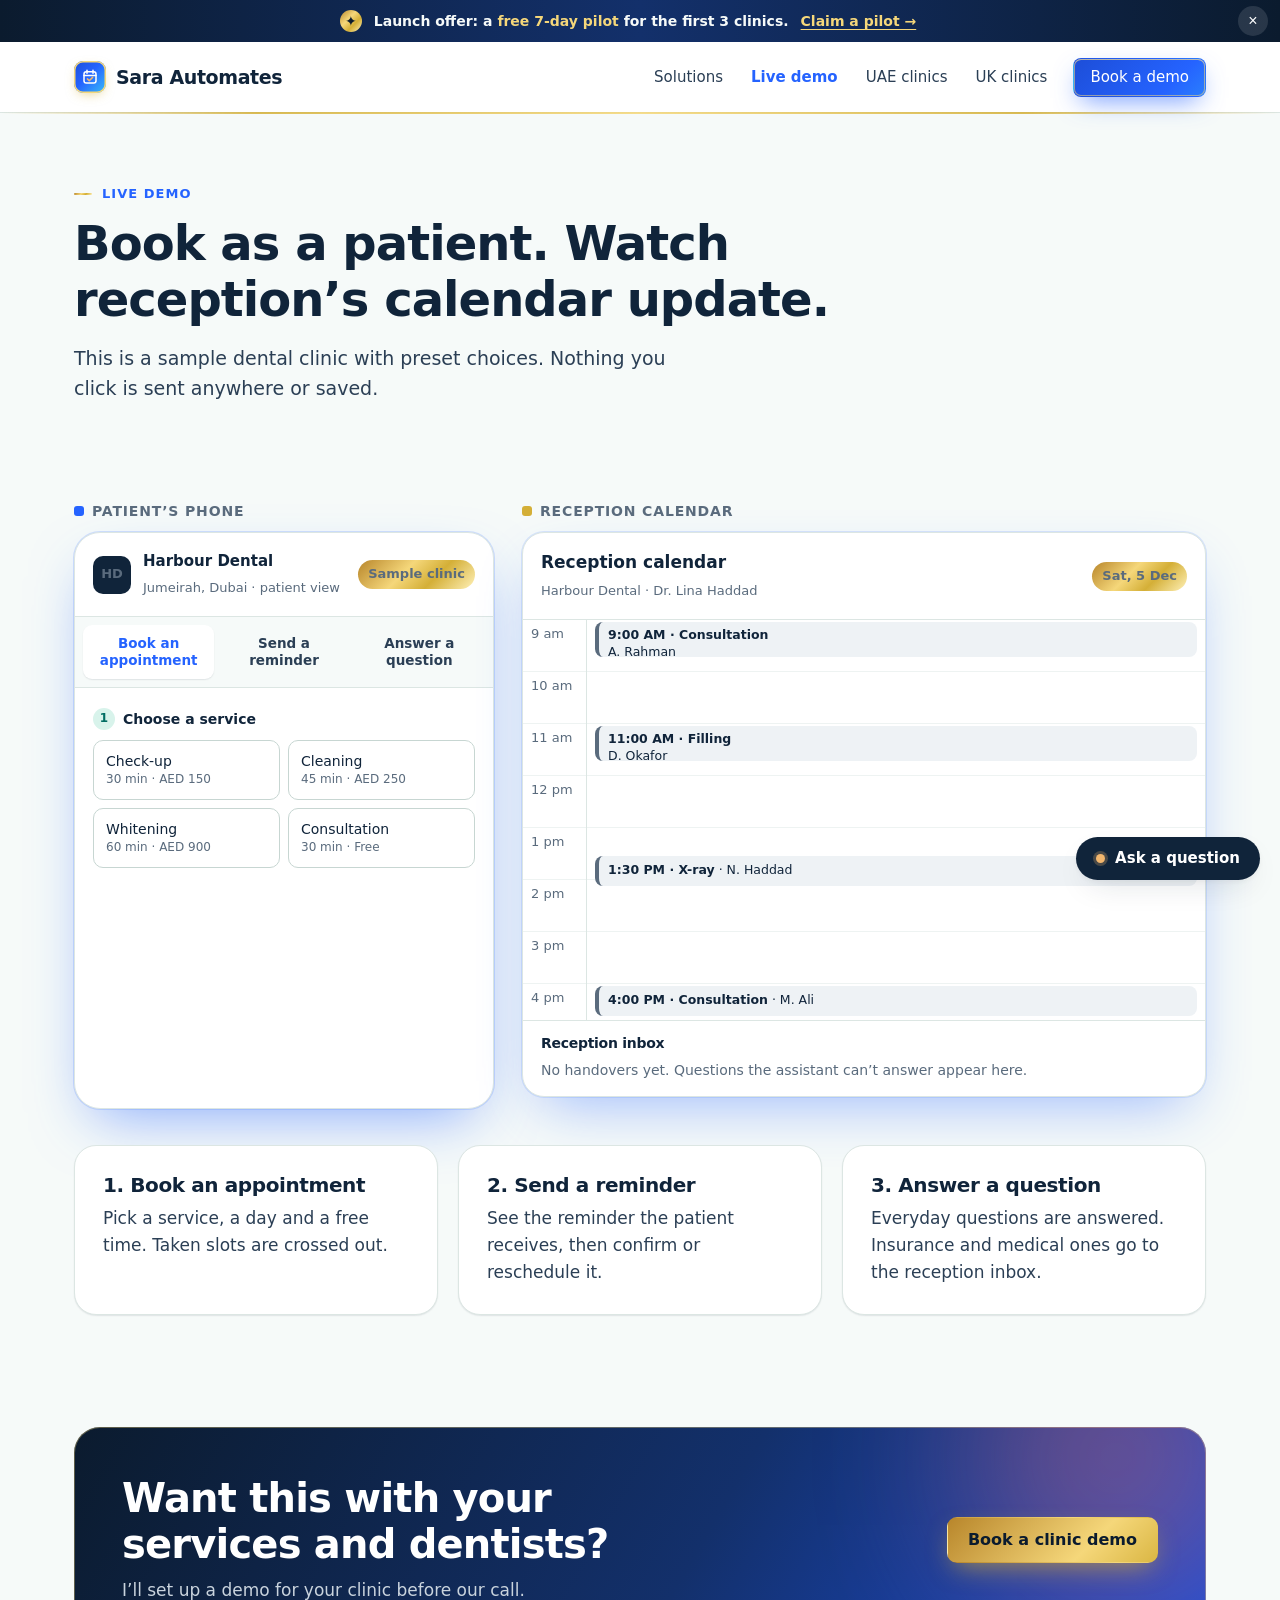
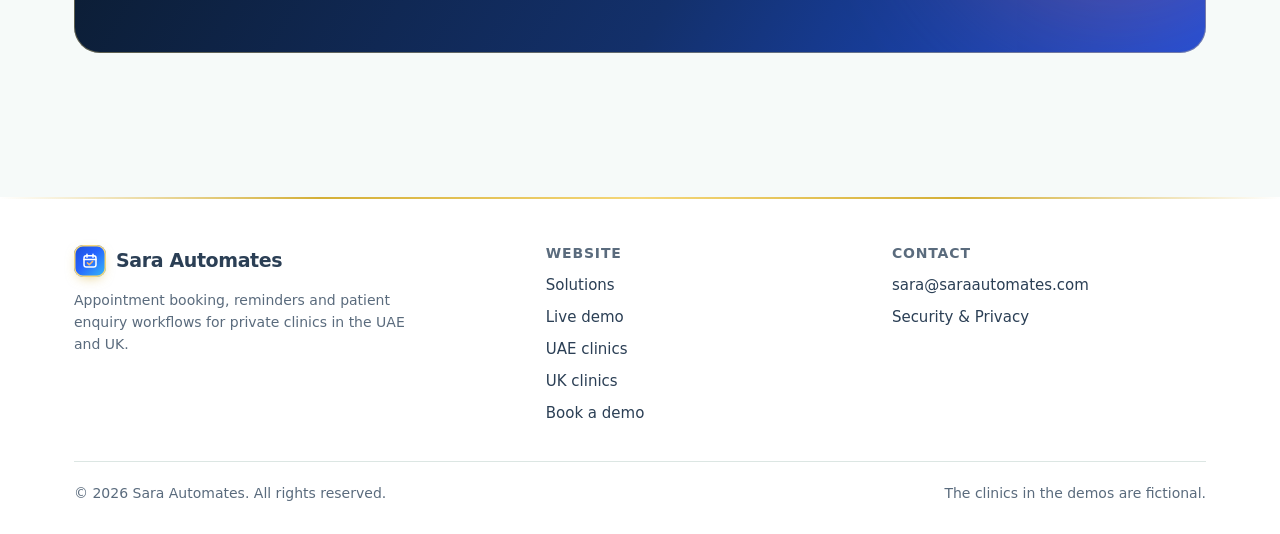
<file: demo.html>
<!DOCTYPE html>
<html lang="en">
<head>
<meta charset="utf-8">
<meta name="viewport" content="width=device-width, initial-scale=1">
<meta http-equiv="Content-Security-Policy" content="default-src 'self'; script-src 'self'; style-src 'self' https://fonts.googleapis.com; font-src https://fonts.gstatic.com; img-src 'self' data: https://images.unsplash.com; connect-src 'self' https://script.google.com https://script.googleusercontent.com; form-action 'self'; base-uri 'self'; object-src 'none'; frame-src 'none'; manifest-src 'self'; upgrade-insecure-requests">
<meta name="referrer" content="strict-origin-when-cross-origin">
<title>Live Demo: Clinic Booking Assistant | Sara Automates</title>
<meta name="description" content="Try a sample booking as a patient and watch it appear on the reception calendar. Fictional clinic, no sign-up.">
<meta property="og:title" content="Live Demo: Clinic Booking Assistant | Sara Automates">
<meta property="og:description" content="Try a sample booking as a patient and watch it appear on the reception calendar. Fictional clinic, no sign-up.">
<meta property="og:type" content="website">
<meta property="og:url" content="https://saraautomates.com/demo.html">
<link rel="canonical" href="https://saraautomates.com/demo.html">
<meta property="og:site_name" content="Sara Automates">
<meta name="twitter:card" content="summary">
<meta name="theme-color" content="#10243A">
<link rel="icon" href="data:image/svg+xml,%3Csvg xmlns='http://www.w3.org/2000/svg' viewBox='0 0 32 32'%3E%3Crect width='32' height='32' rx='8' fill='%23006D63'/%3E%3Crect x='8' y='9' width='16' height='15' rx='3' fill='none' stroke='white' stroke-width='2'/%3E%3Cpath d='M8 14h16M12 7v4M20 7v4' stroke='white' stroke-width='2' stroke-linecap='round'/%3E%3Cpath d='M12.5 18.5l2.5 2.5 4.5-4.5' fill='none' stroke='%23F2B66D' stroke-width='2' stroke-linecap='round' stroke-linejoin='round'/%3E%3C/svg%3E">
<link rel="preconnect" href="https://fonts.googleapis.com">
<link rel="preconnect" href="https://fonts.gstatic.com" crossorigin>
<link rel="stylesheet" href="https://fonts.googleapis.com/css2?family=Manrope:wght@600;700;800&family=Inter:wght@400;500;600&display=swap">
<link rel="stylesheet" href="assets/css/site.css">
<script src="assets/js/config.js" defer></script><script src="assets/js/site.js" defer></script><script src="assets/js/chat.js" defer></script><script src="assets/js/demo.js" defer></script>
</head>
<body>
<a class="skip" href="#main">Skip to content</a>
<div class="announce" role="region" aria-label="Announcement"><div class="wrap"><span class="spark" aria-hidden="true">✦</span><span>Launch offer: a <strong>free 7-day pilot</strong> for the first 3 clinics.</span><a href="book.html">Claim a pilot →</a></div><button class="announce-close" type="button" aria-label="Close announcement">×</button></div>
<header class="site-header">
  <div class="wrap">
    <a class="brand" href="index.html" aria-label="Sara Automates, home"><span class="brand-mark"><svg width="18" height="18" viewBox="0 0 24 24" fill="none" aria-hidden="true"><rect x="4" y="5" width="16" height="15" rx="3" stroke="#fff" stroke-width="2"/><path d="M4 10h16M8 3v4M16 3v4" stroke="#fff" stroke-width="2" stroke-linecap="round"/><path d="M8.5 14.5l2.5 2.5 4.5-4.5" stroke="#F2B66D" stroke-width="2" stroke-linecap="round" stroke-linejoin="round"/></svg></span>Sara Automates</a>
    <button class="menu-btn" type="button" aria-expanded="false" aria-controls="main-nav" aria-label="Menu">
      <svg width="20" height="20" viewBox="0 0 24 24" fill="none" stroke="#10243A" stroke-width="2" stroke-linecap="round" aria-hidden="true"><path d="M4 7h16M4 12h16M4 17h16"/></svg>
    </button>
    <nav class="main-nav" id="main-nav" aria-label="Main">
      <a href="solutions.html">Solutions</a><a href="demo.html" aria-current="page">Live demo</a><a href="uae.html">UAE clinics</a><a href="uk.html">UK clinics</a>
      <a class="btn btn-primary" href="book.html">Book a demo</a>
    </nav>
  </div>
</header>
<main id="main">

<section class="page-hero"><div class="wrap">
  <p class="eyebrow">Live demo</p>
  <h1>Book as a patient. Watch reception’s calendar update.</h1>
  <p class="lead">This is a sample dental clinic with preset choices. Nothing you click is sent anywhere or saved.</p>
</div></section>
<section class="section-sm"><div class="wrap">
  <div class="demo-full">
  <div><p class="split-label">Patient’s phone</p><div data-demo data-region="uae" data-schedule="#demo-schedule"></div></div>
  <div><p class="split-label staff">Reception calendar</p><div class="schedule" id="demo-schedule" aria-live="polite"></div></div>
</div>
  <div class="grid grid-3 mt-xl">
    <div class="card"><h3>1. Book an appointment</h3><p>Pick a service, a day and a free time. Taken slots are crossed out.</p></div>
    <div class="card"><h3>2. Send a reminder</h3><p>See the reminder the patient receives, then confirm or reschedule it.</p></div>
    <div class="card"><h3>3. Answer a question</h3><p>Everyday questions are answered. Insurance and medical ones go to the reception inbox.</p></div>
  </div>
</div></section>
<section class="section-sm"><div class="wrap"><div class="cta-band"><div><h2>Want this with your services and dentists?</h2><p>I’ll set up a demo for your clinic before our call.</p></div><a class="btn btn-primary" href="book.html">Book a clinic demo</a></div></div></section>
</main>
<footer class="site-footer">
  <div class="wrap">
    <div class="footer-grid">
      <div>
        <a class="brand" href="index.html"><span class="brand-mark"><svg width="18" height="18" viewBox="0 0 24 24" fill="none" aria-hidden="true"><rect x="4" y="5" width="16" height="15" rx="3" stroke="#fff" stroke-width="2"/><path d="M4 10h16M8 3v4M16 3v4" stroke="#fff" stroke-width="2" stroke-linecap="round"/><path d="M8.5 14.5l2.5 2.5 4.5-4.5" stroke="#F2B66D" stroke-width="2" stroke-linecap="round" stroke-linejoin="round"/></svg></span>Sara Automates</a>
        <p class="muted footer-blurb">Appointment booking, reminders and patient enquiry workflows for private clinics in the UAE and UK.</p>
      </div>
      <div>
        <h4>Website</h4>
        <ul><li><a href="solutions.html">Solutions</a></li><li><a href="demo.html">Live demo</a></li><li><a href="uae.html">UAE clinics</a></li><li><a href="uk.html">UK clinics</a></li><li><a href="book.html">Book a demo</a></li></ul>
      </div>
      <div>
        <h4>Contact</h4>
        <ul><li><a href="mailto:sara@saraautomates.com">sara@saraautomates.com</a></li><li><a href="privacy.html">Security &amp; Privacy</a></li></ul>
      </div>
    </div>
    <div class="footer-bottom"><span>© <span data-year>2026</span> Sara Automates. All rights reserved.</span><span>The clinics in the demos are fictional.</span></div>
  </div>
</footer>
</body>
</html>
</file>
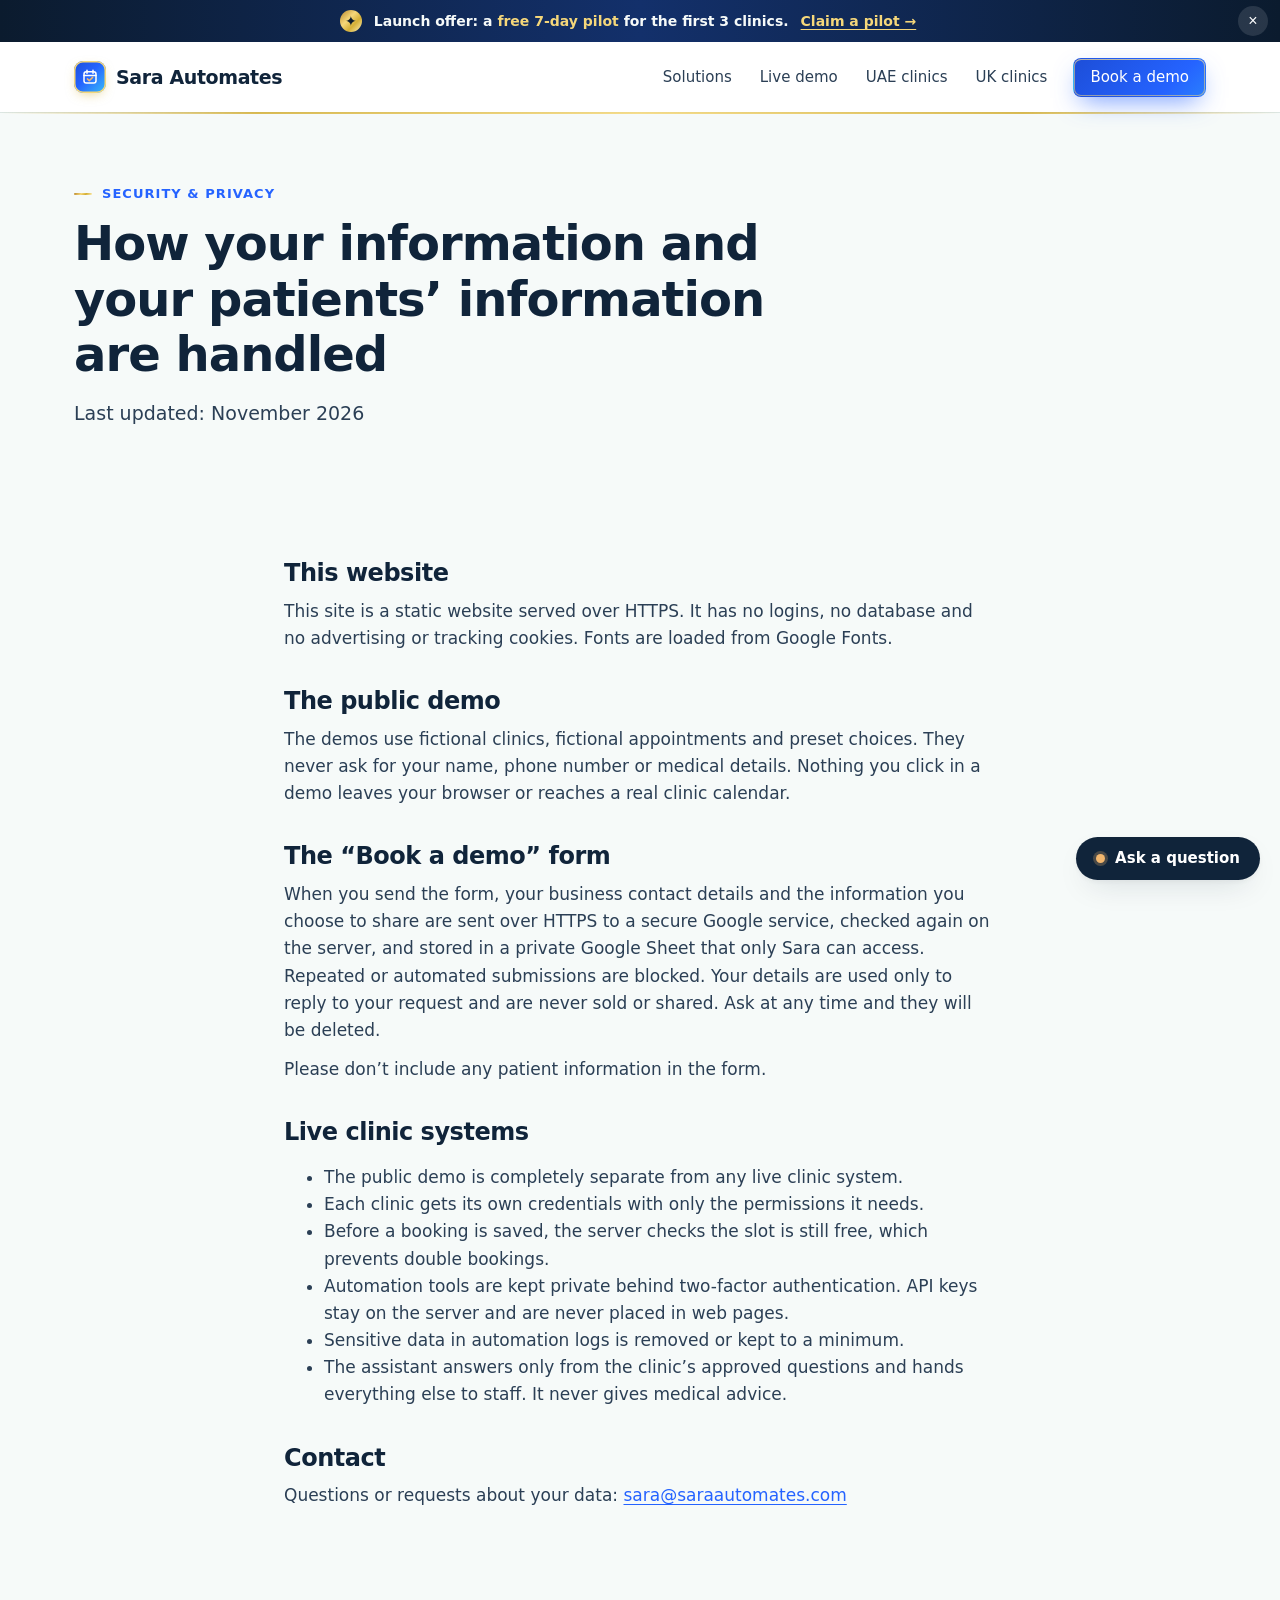
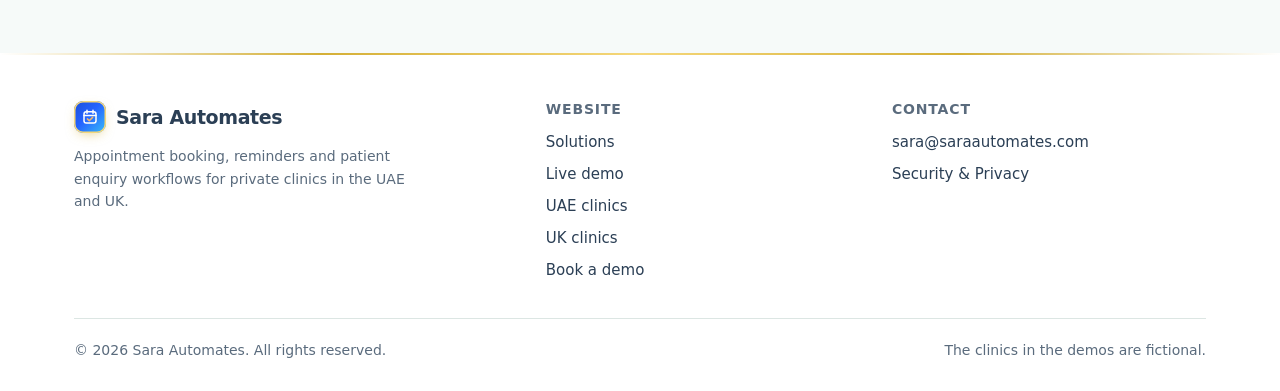
<file: privacy.html>
<!DOCTYPE html>
<html lang="en">
<head>
<meta charset="utf-8">
<meta name="viewport" content="width=device-width, initial-scale=1">
<meta http-equiv="Content-Security-Policy" content="default-src 'self'; script-src 'self'; style-src 'self' https://fonts.googleapis.com; font-src https://fonts.gstatic.com; img-src 'self' data: https://images.unsplash.com; connect-src 'self' https://script.google.com https://script.googleusercontent.com; form-action 'self'; base-uri 'self'; object-src 'none'; frame-src 'none'; manifest-src 'self'; upgrade-insecure-requests">
<meta name="referrer" content="strict-origin-when-cross-origin">
<title>Security & Privacy | Sara Automates</title>
<meta name="description" content="How Sara Automates handles website data, the public demo and live clinic systems.">
<meta property="og:title" content="Security & Privacy | Sara Automates">
<meta property="og:description" content="How Sara Automates handles website data, the public demo and live clinic systems.">
<meta property="og:type" content="website">
<meta property="og:url" content="https://saraautomates.com/privacy.html">
<link rel="canonical" href="https://saraautomates.com/privacy.html">
<meta property="og:site_name" content="Sara Automates">
<meta name="twitter:card" content="summary">
<meta name="theme-color" content="#10243A">
<link rel="icon" href="data:image/svg+xml,%3Csvg xmlns='http://www.w3.org/2000/svg' viewBox='0 0 32 32'%3E%3Crect width='32' height='32' rx='8' fill='%23006D63'/%3E%3Crect x='8' y='9' width='16' height='15' rx='3' fill='none' stroke='white' stroke-width='2'/%3E%3Cpath d='M8 14h16M12 7v4M20 7v4' stroke='white' stroke-width='2' stroke-linecap='round'/%3E%3Cpath d='M12.5 18.5l2.5 2.5 4.5-4.5' fill='none' stroke='%23F2B66D' stroke-width='2' stroke-linecap='round' stroke-linejoin='round'/%3E%3C/svg%3E">
<link rel="preconnect" href="https://fonts.googleapis.com">
<link rel="preconnect" href="https://fonts.gstatic.com" crossorigin>
<link rel="stylesheet" href="https://fonts.googleapis.com/css2?family=Manrope:wght@600;700;800&family=Inter:wght@400;500;600&display=swap">
<link rel="stylesheet" href="assets/css/site.css">
<script src="assets/js/config.js" defer></script><script src="assets/js/site.js" defer></script><script src="assets/js/chat.js" defer></script>
</head>
<body>
<a class="skip" href="#main">Skip to content</a>
<div class="announce" role="region" aria-label="Announcement"><div class="wrap"><span class="spark" aria-hidden="true">✦</span><span>Launch offer: a <strong>free 7-day pilot</strong> for the first 3 clinics.</span><a href="book.html">Claim a pilot →</a></div><button class="announce-close" type="button" aria-label="Close announcement">×</button></div>
<header class="site-header">
  <div class="wrap">
    <a class="brand" href="index.html" aria-label="Sara Automates, home"><span class="brand-mark"><svg width="18" height="18" viewBox="0 0 24 24" fill="none" aria-hidden="true"><rect x="4" y="5" width="16" height="15" rx="3" stroke="#fff" stroke-width="2"/><path d="M4 10h16M8 3v4M16 3v4" stroke="#fff" stroke-width="2" stroke-linecap="round"/><path d="M8.5 14.5l2.5 2.5 4.5-4.5" stroke="#F2B66D" stroke-width="2" stroke-linecap="round" stroke-linejoin="round"/></svg></span>Sara Automates</a>
    <button class="menu-btn" type="button" aria-expanded="false" aria-controls="main-nav" aria-label="Menu">
      <svg width="20" height="20" viewBox="0 0 24 24" fill="none" stroke="#10243A" stroke-width="2" stroke-linecap="round" aria-hidden="true"><path d="M4 7h16M4 12h16M4 17h16"/></svg>
    </button>
    <nav class="main-nav" id="main-nav" aria-label="Main">
      <a href="solutions.html">Solutions</a><a href="demo.html">Live demo</a><a href="uae.html">UAE clinics</a><a href="uk.html">UK clinics</a>
      <a class="btn btn-primary" href="book.html">Book a demo</a>
    </nav>
  </div>
</header>
<main id="main">

<section class="page-hero"><div class="wrap">
  <p class="eyebrow">Security &amp; Privacy</p>
  <h1>How your information and your patients’ information are handled</h1>
  <p class="lead">Last updated: November 2026</p>
</div></section>
<section class="section-sm"><div class="wrap prose">
  <h2>This website</h2>
  <p>This site is a static website served over HTTPS. It has no logins, no database and no advertising or tracking cookies. Fonts are loaded from Google Fonts.</p>
  <h2>The public demo</h2>
  <p>The demos use fictional clinics, fictional appointments and preset choices. They never ask for your name, phone number or medical details. Nothing you click in a demo leaves your browser or reaches a real clinic calendar.</p>
  <h2>The “Book a demo” form</h2>
  <p>When you send the form, your business contact details and the information you choose to share are sent over HTTPS to a secure Google service, checked again on the server, and stored in a private Google Sheet that only Sara can access. Repeated or automated submissions are blocked. Your details are used only to reply to your request and are never sold or shared. Ask at any time and they will be deleted.</p>
  <p>Please don’t include any patient information in the form.</p>
  <h2>Live clinic systems</h2>
  <ul>
    <li>The public demo is completely separate from any live clinic system.</li>
    <li>Each clinic gets its own credentials with only the permissions it needs.</li>
    <li>Before a booking is saved, the server checks the slot is still free, which prevents double bookings.</li>
    <li>Automation tools are kept private behind two-factor authentication. API keys stay on the server and are never placed in web pages.</li>
    <li>Sensitive data in automation logs is removed or kept to a minimum.</li>
    <li>The assistant answers only from the clinic’s approved questions and hands everything else to staff. It never gives medical advice.</li>
  </ul>
  <h2>Contact</h2>
  <p>Questions or requests about your data: <a href="mailto:sara@saraautomates.com">sara@saraautomates.com</a></p>
</div></section>
</main>
<footer class="site-footer">
  <div class="wrap">
    <div class="footer-grid">
      <div>
        <a class="brand" href="index.html"><span class="brand-mark"><svg width="18" height="18" viewBox="0 0 24 24" fill="none" aria-hidden="true"><rect x="4" y="5" width="16" height="15" rx="3" stroke="#fff" stroke-width="2"/><path d="M4 10h16M8 3v4M16 3v4" stroke="#fff" stroke-width="2" stroke-linecap="round"/><path d="M8.5 14.5l2.5 2.5 4.5-4.5" stroke="#F2B66D" stroke-width="2" stroke-linecap="round" stroke-linejoin="round"/></svg></span>Sara Automates</a>
        <p class="muted footer-blurb">Appointment booking, reminders and patient enquiry workflows for private clinics in the UAE and UK.</p>
      </div>
      <div>
        <h4>Website</h4>
        <ul><li><a href="solutions.html">Solutions</a></li><li><a href="demo.html">Live demo</a></li><li><a href="uae.html">UAE clinics</a></li><li><a href="uk.html">UK clinics</a></li><li><a href="book.html">Book a demo</a></li></ul>
      </div>
      <div>
        <h4>Contact</h4>
        <ul><li><a href="mailto:sara@saraautomates.com">sara@saraautomates.com</a></li><li><a href="privacy.html">Security &amp; Privacy</a></li></ul>
      </div>
    </div>
    <div class="footer-bottom"><span>© <span data-year>2026</span> Sara Automates. All rights reserved.</span><span>The clinics in the demos are fictional.</span></div>
  </div>
</footer>
</body>
</html>
</file>
<file: assets/css/site.css>
/* Sara Automates — site styles
   Palette: navy #10243A · teal #006D63 · near-white #F6FAF9 · aqua #D8F3EB · amber #F2B66D */

:root{
  --navy:#10243A; --navy-2:#2B3F55; --navy-3:#5A6B7D;
  --teal:#006D63; --teal-dark:#00564E; --teal-soft:#E6F4F1;
  --bg:#F6FAF9; --white:#FFFFFF; --aqua:#D8F3EB; --amber:#F2B66D; --amber-soft:#FCEFD9;
  --line:#DCE6E3; --line-2:#C7D6D2;
  --danger:#B42318;
  --radius:14px; --radius-lg:22px;
  --shadow-sm:0 1px 2px rgba(16,36,58,.06),0 1px 1px rgba(16,36,58,.04);
  --shadow:0 12px 32px -12px rgba(16,36,58,.18),0 2px 6px rgba(16,36,58,.05);
  --head:'Manrope',system-ui,-apple-system,'Segoe UI',sans-serif;
  --body:'Inter',system-ui,-apple-system,'Segoe UI',sans-serif;
  --arabic:'Noto Sans Arabic','Segoe UI',Tahoma,sans-serif;
  --ease:cubic-bezier(.2,.7,.2,1);
}

*,*::before,*::after{box-sizing:border-box}
[hidden]{display:none!important}
html{-webkit-text-size-adjust:100%;scroll-behavior:smooth}
body{margin:0;background:var(--bg);color:var(--navy);font-family:var(--body);font-size:17px;line-height:1.6;-webkit-font-smoothing:antialiased}
img,svg{display:block;max-width:100%}
a{color:var(--teal);text-underline-offset:3px}
a:hover{color:var(--teal-dark)}
h1,h2,h3,h4{font-family:var(--head);color:var(--navy);margin:0;letter-spacing:-.02em;line-height:1.15}
h1{font-size:clamp(36px,4.8vw,56px);font-weight:800}
h2{font-size:clamp(28px,3.2vw,40px);font-weight:800}
h3{font-size:20px;font-weight:700}
p{margin:0}
:focus-visible{outline:3px solid var(--amber);outline-offset:2px;border-radius:6px}
.skip{position:absolute;left:12px;top:-60px;z-index:100;background:var(--navy);color:#fff;padding:10px 16px;border-radius:8px}
.skip:focus{top:12px;color:#fff}
.wrap{width:100%;max-width:1180px;margin:0 auto;padding:0 24px}
.muted{color:var(--navy-3)}
.eyebrow{font-family:var(--head);font-size:13px;font-weight:700;letter-spacing:.08em;text-transform:uppercase;color:var(--teal);margin-bottom:12px}
.lead{font-size:19px;color:var(--navy-2);max-width:620px}
.section{padding:88px 0}
.section-sm{padding:56px 0}
.section-head{max-width:720px;margin-bottom:40px}
.section-head p{margin-top:14px}
.bg-white{background:var(--white);border-top:1px solid var(--line);border-bottom:1px solid var(--line)}

/* ---------- buttons ---------- */
.btn{display:inline-flex;align-items:center;justify-content:center;gap:8px;font:600 16px/1 var(--body);text-decoration:none;border-radius:10px;padding:14px 20px;border:1px solid transparent;cursor:pointer;transition:background .15s,border-color .15s,color .15s,transform .15s}
.btn:active{transform:translateY(1px)}
.btn-primary{background:var(--teal);color:#fff}
.btn-primary:hover{background:var(--teal-dark);color:#fff}
.btn-secondary{background:var(--white);color:var(--navy);border-color:var(--line-2)}
.btn-secondary:hover{border-color:var(--teal);color:var(--teal)}
.btn-sm{padding:10px 14px;font-size:14px;border-radius:8px}
.btn[disabled]{opacity:.55;cursor:not-allowed}

/* ---------- header ---------- */
.site-header{position:sticky;top:0;z-index:40;background:rgba(255,255,255,.94);backdrop-filter:saturate(160%) blur(10px);-webkit-backdrop-filter:saturate(160%) blur(10px);border-bottom:1px solid var(--line)}
.site-header .wrap{display:flex;align-items:center;gap:24px;height:70px}
.brand{display:flex;align-items:center;gap:10px;text-decoration:none;color:var(--navy);font-family:var(--head);font-weight:800;font-size:19px;letter-spacing:-.02em;margin-right:auto}
.brand-mark{width:32px;height:32px;border-radius:9px;background:var(--teal);display:grid;place-items:center;flex:none}
.main-nav{display:flex;align-items:center;gap:4px}
.main-nav a{color:var(--navy-2);text-decoration:none;font-size:15px;font-weight:500;padding:8px 12px;border-radius:8px}
.main-nav a:hover{background:var(--teal-soft);color:var(--teal)}
.main-nav a[aria-current="page"]{color:var(--teal);font-weight:600}
.main-nav .btn{margin-left:10px;color:#fff;padding:11px 16px}
.main-nav .btn:hover{background:var(--teal-dark);color:#fff}
.menu-btn{display:none;background:none;border:1px solid var(--line-2);border-radius:8px;width:42px;height:42px;cursor:pointer;place-items:center}
@media (max-width:900px){
  .menu-btn{display:grid}
  .main-nav{position:absolute;left:0;right:0;top:70px;flex-direction:column;align-items:stretch;gap:2px;padding:12px 16px 18px;background:var(--white);border-bottom:1px solid var(--line);box-shadow:var(--shadow);display:none}
  .main-nav.open{display:flex}
  .main-nav a{padding:12px}
  .main-nav .btn{margin:8px 0 0}
}

/* ---------- hero ---------- */
.hero{padding:64px 0 80px}
.hero-grid{display:grid;grid-template-columns:minmax(0,1.05fr) minmax(0,.95fr);gap:56px;align-items:center}
@media (max-width:980px){.hero-grid{grid-template-columns:1fr;gap:40px}}
.hero h1{max-width:620px}
.hero .lead{margin-top:20px}
.hero-actions{display:flex;flex-wrap:wrap;gap:12px;margin-top:30px}
.hero-facts{display:flex;flex-wrap:wrap;gap:10px 22px;margin:30px 0 0;padding:0;list-style:none;font-size:15px;color:var(--navy-2)}
.hero-facts li{display:flex;align-items:center;gap:8px}
.hero-facts li::before{content:"";width:8px;height:8px;border-radius:50%;background:var(--teal)}
.page-hero{padding:64px 0 40px}
.page-hero h1{font-size:clamp(34px,4.2vw,48px);max-width:760px}
.page-hero .lead{margin-top:16px}

/* ---------- cards & grids ---------- */
.grid{display:grid;gap:20px}
.grid-2{grid-template-columns:repeat(2,minmax(0,1fr))}
.grid-3{grid-template-columns:repeat(3,minmax(0,1fr))}
.grid-4{grid-template-columns:repeat(4,minmax(0,1fr))}
@media (max-width:980px){.grid-3,.grid-4{grid-template-columns:repeat(2,minmax(0,1fr))}}
@media (max-width:640px){.grid-2,.grid-3,.grid-4{grid-template-columns:1fr}}
.card{background:var(--white);border:1px solid var(--line);border-radius:var(--radius-lg);padding:28px;box-shadow:var(--shadow-sm)}
.card h3{margin-bottom:8px}
.card p{color:var(--navy-2)}
.icon-badge{width:44px;height:44px;border-radius:12px;background:var(--aqua);display:grid;place-items:center;margin-bottom:18px;color:var(--teal)}
.tick-list{list-style:none;margin:16px 0 0;padding:0;display:flex;flex-direction:column;gap:8px}
.tick-list li{position:relative;padding-left:28px;color:var(--navy-2)}
.tick-list li::before{content:"";position:absolute;left:0;top:5px;width:18px;height:18px;border-radius:50%;background:var(--aqua) url("data:image/svg+xml,%3Csvg xmlns='http://www.w3.org/2000/svg' viewBox='0 0 24 24'%3E%3Cpath d='M6 12.5l4 4 8-9' fill='none' stroke='%23006D63' stroke-width='3' stroke-linecap='round' stroke-linejoin='round'/%3E%3C/svg%3E") center/12px no-repeat}
.note{background:var(--amber-soft);border:1px solid #F0D3A6;border-radius:var(--radius);padding:16px 18px;color:var(--navy);font-size:15px}
.pill{display:inline-flex;align-items:center;gap:6px;font-size:13px;font-weight:600;color:var(--navy);background:var(--amber);border-radius:999px;padding:4px 10px}
.pill-teal{background:var(--aqua);color:var(--teal-dark)}

/* ---------- side-by-side compare (patient / reception) ---------- */
.split-label{font-family:var(--head);font-weight:700;font-size:14px;color:var(--navy-3);text-transform:uppercase;letter-spacing:.06em;margin-bottom:10px;display:flex;align-items:center;gap:8px}
.split-label::before{content:"";width:10px;height:10px;border-radius:3px;background:var(--teal)}
.split-label.staff::before{background:var(--amber)}

/* ---------- slider ---------- */
.slider{position:relative}
.slider-viewport{overflow:hidden;border-radius:var(--radius-lg)}
.slider-track{display:flex;transition:transform .5s var(--ease);will-change:transform}
.slide{flex:0 0 100%;min-width:0}
.slider-controls{display:flex;align-items:center;justify-content:space-between;gap:16px;margin-top:22px}
.slider-dots{display:flex;gap:8px}
.slider-dots button{width:28px;height:6px;border-radius:3px;border:0;background:var(--line-2);cursor:pointer;padding:0;transition:background .2s,width .2s}
.slider-dots button[aria-current="true"]{background:var(--teal);width:44px}
.slider-arrows{display:flex;gap:8px}
.arrow{width:44px;height:44px;border-radius:50%;border:1px solid var(--line-2);background:var(--white);color:var(--navy);display:grid;place-items:center;cursor:pointer;transition:border-color .15s,color .15s}
.arrow:hover{border-color:var(--teal);color:var(--teal)}
.arrow[disabled]{opacity:.4;cursor:default}
.slide-card{display:grid;grid-template-columns:minmax(0,1fr) minmax(0,1fr);gap:40px;align-items:center;background:var(--white);border:1px solid var(--line);border-radius:var(--radius-lg);padding:40px;min-height:340px}
@media (max-width:860px){.slide-card{grid-template-columns:1fr;padding:26px;gap:26px}}
.slide-card .step-no{font-family:var(--head);font-weight:800;color:var(--teal);font-size:14px;letter-spacing:.06em}
.slide-card h3{font-size:clamp(22px,2.4vw,28px);margin:8px 0 12px}
.slide-visual{background:var(--bg);border:1px solid var(--line);border-radius:var(--radius);padding:22px;display:flex;flex-direction:column;gap:10px}
.flow-row{display:flex;align-items:center;gap:12px;background:var(--white);border:1px solid var(--line);border-radius:12px;padding:12px 14px;font-size:15px}
.flow-row b{font-weight:600}
.flow-row small{display:block;color:var(--navy-3);font-size:13px}
.flow-row .dot{width:30px;height:30px;border-radius:8px;background:var(--aqua);color:var(--teal);display:grid;place-items:center;font-weight:700;font-size:13px;flex:none;font-family:var(--head)}
.flow-row.done{border-color:#9FD9C8;background:#F0FAF6}
.flow-row.done .dot{background:var(--teal);color:#fff}
.flow-arrow{width:2px;height:12px;background:var(--line-2);margin-left:28px}

/* ---------- demo widget ---------- */
.demo{background:var(--white);border:1px solid var(--line);border-radius:26px;box-shadow:var(--shadow);overflow:hidden}
.demo-top{display:flex;align-items:center;gap:12px;padding:16px 18px;border-bottom:1px solid var(--line)}
.clinic-logo{width:38px;height:38px;border-radius:10px;background:var(--navy);color:#fff;display:grid;place-items:center;font-family:var(--head);font-weight:800;font-size:15px;flex:none}
.demo-top strong{display:block;font-family:var(--head);font-size:15px}
.demo-top span{font-size:13px;color:var(--navy-3)}
.demo-top .sample{margin-left:auto}
.demo-tabs{display:flex;gap:4px;padding:8px;background:var(--bg);border-bottom:1px solid var(--line);overflow-x:auto;scrollbar-width:none}
.demo-tabs::-webkit-scrollbar{display:none}
.demo-tab{flex:1;white-space:nowrap;font:600 14px/1 var(--body);color:var(--navy-2);background:transparent;border:0;border-radius:9px;padding:11px 12px;cursor:pointer}
.demo-tab:hover{color:var(--teal)}
.demo-tab[aria-selected="true"]{background:var(--white);color:var(--teal);box-shadow:var(--shadow-sm)}
.demo-body{padding:20px 18px 22px;min-height:420px}
.demo-pane{animation:paneIn .35s var(--ease)}
@keyframes paneIn{from{opacity:0;transform:translateX(18px)}to{opacity:1;transform:none}}
.demo-step{font-family:var(--head);font-weight:700;font-size:14px;color:var(--navy);margin:0 0 10px;display:flex;align-items:center;gap:8px}
.demo-step .n{width:22px;height:22px;border-radius:50%;background:var(--aqua);color:var(--teal);display:grid;place-items:center;font-size:12px}
.demo-step.done .n{background:var(--teal);color:#fff}
.demo-block{margin-bottom:18px}
.opt-grid{display:grid;grid-template-columns:repeat(2,minmax(0,1fr));gap:8px}
.opt{font:500 14px/1.3 var(--body);text-align:left;color:var(--navy);background:var(--white);border:1px solid var(--line-2);border-radius:10px;padding:11px 12px;cursor:pointer;transition:border-color .15s,background .15s}
.opt small{display:block;color:var(--navy-3);font-size:12px;margin-top:2px}
.opt:hover{border-color:var(--teal)}
.opt[aria-pressed="true"]{border-color:var(--teal);background:var(--teal-soft);box-shadow:inset 0 0 0 1px var(--teal)}
.opt[disabled]{color:#9AA7B4;background:#F3F6F6;border-style:dashed;cursor:not-allowed;text-decoration:line-through}
.days{display:flex;gap:8px;overflow-x:auto;scroll-snap-type:x mandatory;padding-bottom:4px;scrollbar-width:thin}
.day{flex:0 0 auto;scroll-snap-align:start;text-align:center;min-width:62px;font:600 14px/1.2 var(--body);color:var(--navy);background:var(--white);border:1px solid var(--line-2);border-radius:10px;padding:9px 8px;cursor:pointer}
.day small{display:block;font-weight:500;font-size:12px;color:var(--navy-3);margin-bottom:2px}
.day[aria-pressed="true"]{background:var(--teal);border-color:var(--teal);color:#fff}
.day[aria-pressed="true"] small{color:#CFEDE7}
.slots{display:grid;grid-template-columns:repeat(4,minmax(0,1fr));gap:8px}
@media (max-width:420px){.slots{grid-template-columns:repeat(3,minmax(0,1fr))}}
.slots .opt{text-align:center;padding:10px 4px}
.field{display:flex;flex-direction:column;gap:6px;font-size:14px;font-weight:600;color:var(--navy)}
.field input,.field select,.field textarea{font:400 16px/1.4 var(--body);color:var(--navy);background:var(--white);border:1px solid var(--line-2);border-radius:10px;padding:12px 13px;width:100%;transition:border-color .15s,box-shadow .15s}
.field input:focus,.field select:focus,.field textarea:focus{outline:none;border-color:var(--teal);box-shadow:0 0 0 3px rgba(0,109,99,.15)}
.field .hint{font-weight:400;color:var(--navy-3);font-size:13px}
.inline-form{display:flex;gap:8px;align-items:flex-end}
.inline-form .field{flex:1}
.confirm-card{background:var(--aqua);border-radius:14px;padding:16px 16px 14px;animation:pop .4s var(--ease)}
.confirm-card .row{display:flex;align-items:center;gap:10px;font-family:var(--head);font-weight:700}
.confirm-card .check{width:26px;height:26px;border-radius:50%;background:var(--teal);display:grid;place-items:center;flex:none}
.confirm-card p{margin-top:6px;font-size:15px}
@keyframes pop{from{opacity:0;transform:scale(.97) translateY(6px)}to{opacity:1;transform:none}}
.msg-card{background:var(--bg);border:1px solid var(--line);border-radius:14px;padding:14px 16px;font-size:15px}
.msg-card .meta{display:flex;justify-content:space-between;font-size:12px;color:var(--navy-3);margin-bottom:6px}
.bubble{max-width:88%;padding:10px 13px;border-radius:14px;font-size:15px;line-height:1.45;margin-bottom:8px;animation:pop .3s var(--ease)}
.bubble.in{background:var(--bg);border:1px solid var(--line);border-bottom-left-radius:4px}
.bubble.out{background:var(--aqua);margin-left:auto;border-bottom-right-radius:4px}
.bubble .who{display:block;font-size:12px;color:var(--navy-3);margin-bottom:2px;font-weight:600}
.convo{max-height:260px;overflow-y:auto;padding-right:4px;margin-bottom:12px}
.q-list{display:flex;flex-wrap:wrap;gap:8px}
.q-list .opt{flex:0 1 auto}
.demo-reset{font:500 14px var(--body);color:var(--navy-3);background:none;border:0;cursor:pointer;text-decoration:underline;padding:6px 0;margin-top:10px}
.demo-reset:hover{color:var(--teal)}
.mini-cal{margin-top:14px;border:1px solid var(--line);border-radius:12px;overflow:hidden;background:var(--white)}
.mini-cal-head{display:flex;justify-content:space-between;align-items:center;padding:9px 12px;background:var(--navy);color:#fff;font-size:13px;font-weight:600}

/* reception schedule */
.schedule{background:var(--white);border:1px solid var(--line);border-radius:22px;box-shadow:var(--shadow);overflow:hidden}
.schedule-head{display:flex;align-items:center;justify-content:space-between;gap:10px;padding:16px 18px;border-bottom:1px solid var(--line)}
.schedule-head strong{font-family:var(--head)}
.schedule-head span{font-size:13px;color:var(--navy-3)}
.sched-grid{position:relative;display:grid;grid-template-columns:56px 1fr;font-size:13px}
.sched-times{border-right:1px solid var(--line)}
.sched-times div{height:52px;padding:4px 8px 0;color:var(--navy-3);font-variant-numeric:tabular-nums;border-bottom:1px solid #EEF3F2}
.sched-col{position:relative;background:repeating-linear-gradient(#fff 0 51px,#EEF3F2 51px 52px)}
.appt{position:absolute;left:8px;right:8px;border-radius:8px;padding:5px 9px;font-size:12.5px;line-height:1.3;overflow:hidden;border-left:4px solid var(--navy-3);background:#EEF2F5;color:var(--navy)}
.appt b{display:block;font-weight:600}
.appt.new{background:var(--aqua);border-left-color:var(--teal);box-shadow:0 6px 18px -6px rgba(0,109,99,.45);animation:slideIn .5s var(--ease)}
.appt.moved{background:var(--amber-soft);border-left-color:var(--amber)}
@keyframes slideIn{from{opacity:0;transform:translateX(30px)}to{opacity:1;transform:none}}
.inbox{border-top:1px solid var(--line);padding:14px 18px}
.inbox h4{font-size:14px;margin-bottom:8px}
.inbox-item{display:flex;gap:10px;align-items:flex-start;padding:10px 12px;border:1px solid var(--line);border-radius:10px;font-size:14px;margin-top:8px;animation:slideIn .45s var(--ease)}
.inbox-item .tag{font-size:11px;font-weight:700;background:var(--amber);color:var(--navy);border-radius:999px;padding:2px 8px;white-space:nowrap}
.inbox-empty{font-size:14px;color:var(--navy-3)}
.demo-full{display:grid;grid-template-columns:minmax(0,420px) minmax(0,1fr);gap:28px;align-items:start}
@media (max-width:900px){.demo-full{grid-template-columns:1fr}}

/* ---------- arabic / rtl ---------- */
.rtl{direction:rtl;text-align:right;font-family:var(--arabic)}
.rtl .bubble.in{border-bottom-left-radius:14px;border-bottom-right-radius:4px}
.rtl .bubble.out{margin-left:0;margin-right:auto;border-bottom-right-radius:14px;border-bottom-left-radius:4px}
.lang-toggle{display:inline-flex;border:1px solid var(--line-2);border-radius:10px;padding:3px;background:var(--white)}
.lang-toggle button{font:600 14px var(--body);border:0;background:none;padding:8px 14px;border-radius:7px;cursor:pointer;color:var(--navy-2)}
.lang-toggle button[aria-pressed="true"]{background:var(--teal);color:#fff}
.lang-toggle button[lang="ar"]{font-family:var(--arabic)}

/* ---------- pricing ---------- */
.package{display:grid;grid-template-columns:minmax(0,1.2fr) minmax(0,.8fr);gap:0;background:var(--white);border:1px solid var(--line);border-radius:var(--radius-lg);overflow:hidden}
@media (max-width:860px){.package{grid-template-columns:1fr}}
.package > div{padding:34px}
.package .price-side{background:var(--navy);color:#fff}
.package .price-side h3,.package .price-side .price{color:#fff}
.price{font-family:var(--head);font-weight:800;font-size:44px;letter-spacing:-.03em;line-height:1;margin:10px 0 6px}
.price small{font-size:16px;font-weight:600;opacity:.75;letter-spacing:0}
.price-side p{color:#C9D3DD}
.price-side .btn{margin-top:22px;width:100%}

/* ---------- faq ---------- */
.faq details{border-bottom:1px solid var(--line);padding:18px 0}
.faq summary{cursor:pointer;list-style:none;font-family:var(--head);font-weight:700;font-size:18px;display:flex;justify-content:space-between;gap:20px}
.faq summary::-webkit-details-marker{display:none}
.faq summary::after{content:"+";color:var(--teal);font-size:22px;line-height:1;transition:transform .2s}
.faq details[open] summary::after{transform:rotate(45deg)}
.faq details p{margin-top:10px;color:var(--navy-2)}

/* ---------- forms ---------- */
.form-card{background:var(--white);border:1px solid var(--line);border-radius:var(--radius-lg);padding:32px;box-shadow:var(--shadow-sm)}
@media (max-width:600px){.form-card{padding:22px}}
.form-grid{display:grid;grid-template-columns:repeat(2,minmax(0,1fr));gap:16px}
.form-grid .full{grid-column:1/-1}
@media (max-width:600px){.form-grid{grid-template-columns:1fr}}
fieldset{border:0;margin:0;padding:0}
legend{font-size:14px;font-weight:600;margin-bottom:8px;padding:0}
.checks{display:grid;grid-template-columns:repeat(2,minmax(0,1fr));gap:8px}
@media (max-width:480px){.checks{grid-template-columns:1fr}}
.check{display:flex;align-items:center;gap:10px;border:1px solid var(--line-2);border-radius:10px;padding:11px 12px;font-size:15px;cursor:pointer;background:var(--white)}
.check:has(input:checked){border-color:var(--teal);background:var(--teal-soft)}
.check input{width:18px;height:18px;accent-color:var(--teal);margin:0}
.consent{display:flex;gap:10px;align-items:flex-start;font-size:14px;color:var(--navy-2)}
.consent input{width:18px;height:18px;accent-color:var(--teal);margin-top:2px;flex:none}
.err{color:var(--danger);font-size:13px;font-weight:500}
.field.invalid input,.field.invalid select{border-color:var(--danger)}
.form-status{font-size:15px;margin-top:4px}
.form-status.error{color:var(--danger)}
.success{text-align:center;padding:24px 8px}
.success .check-big{width:64px;height:64px;border-radius:50%;background:var(--aqua);display:grid;place-items:center;margin:0 auto 16px}
.hp{position:absolute!important;left:-10000px!important;width:1px;height:1px;overflow:hidden}

/* ---------- cta band ---------- */
.cta-band{background:var(--navy);color:#fff;border-radius:26px;padding:48px;display:flex;flex-wrap:wrap;align-items:center;justify-content:space-between;gap:24px}
.cta-band h2{color:#fff;max-width:620px}
.cta-band p{color:#C9D3DD;margin-top:10px}
.cta-band .btn-primary{background:var(--amber);color:var(--navy)}
.cta-band .btn-primary:hover{background:#EBA756;color:var(--navy)}
@media (max-width:600px){.cta-band{padding:30px 22px}}

/* ---------- footer ---------- */
.site-footer{background:var(--white);border-top:1px solid var(--line);padding:48px 0 30px;margin-top:88px;font-size:15px}
.footer-grid{display:grid;grid-template-columns:1.4fr 1fr 1fr;gap:32px}
@media (max-width:760px){.footer-grid{grid-template-columns:1fr}}
.site-footer h4{font-size:14px;margin-bottom:12px;text-transform:uppercase;letter-spacing:.06em;color:var(--navy-3)}
.site-footer ul{list-style:none;margin:0;padding:0;display:flex;flex-direction:column;gap:8px}
.site-footer a{color:var(--navy-2);text-decoration:none}
.site-footer a:hover{color:var(--teal)}
.footer-bottom{display:flex;flex-wrap:wrap;justify-content:space-between;gap:10px;margin-top:36px;padding-top:20px;border-top:1px solid var(--line);color:var(--navy-3);font-size:14px}

/* ---------- prose (privacy) ---------- */
.prose{max-width:760px}
.prose h2{font-size:24px;margin:36px 0 10px}
.prose p,.prose li{color:var(--navy-2)}
.prose p+p{margin-top:12px}

@media (prefers-reduced-motion:reduce){
  *,*::before,*::after{animation:none!important;transition:none!important;scroll-behavior:auto!important}
}

/* ---------- dark navy hero (home) ---------- */
.hero-dark{background:var(--navy);color:#fff;padding:64px 0 72px;position:relative;overflow:hidden}
.hero-dark::after{content:"";position:absolute;inset:auto 0 0 0;height:120px;background:linear-gradient(transparent,rgba(0,0,0,.08));pointer-events:none}
.hero-dark h1{color:#fff;max-width:760px}
.hero-dark .lead{color:#C9D3DD;margin-top:18px}
.hero-dark .eyebrow{color:var(--amber)}
.hero-dark .hero-facts{color:#C9D3DD}
.hero-dark .hero-facts li::before{background:var(--amber)}
.hero-dark .btn-secondary{background:transparent;color:#fff;border-color:rgba(255,255,255,.35)}
.hero-dark .btn-secondary:hover{border-color:#fff;color:#fff;background:rgba(255,255,255,.06)}
.hero-top{display:grid;grid-template-columns:minmax(0,1fr) auto;gap:32px;align-items:end;margin-bottom:40px}
@media (max-width:900px){.hero-top{grid-template-columns:1fr}}
.hero-dark .split-label{color:#AFC0CF}
.hero-demo{position:relative;z-index:1}
.photo-slot{border-radius:var(--radius-lg);overflow:hidden;background:var(--aqua);min-height:320px;background-size:cover;background-position:center}
.sched-scroll{max-height:400px;overflow-y:auto}
.inline-form .muted{margin:4px 0 10px;font-size:14px}
.demo,.schedule{color:var(--navy);text-align:left}
.demo-tab{white-space:normal;line-height:1.25;text-align:center;font-size:13.5px;padding:10px 8px}
.sched-grid{grid-template-columns:64px 1fr}
.sched-times div{white-space:nowrap}
.appt{white-space:nowrap;text-overflow:ellipsis}
.appt b{display:inline}
.appt.short{padding-top:6px}
.mt{margin-top:12px}.mt-lg{margin-top:24px}.mt-xl{margin-top:36px}
a.card{text-decoration:none;color:var(--navy);transition:border-color .15s,transform .15s}
a.card:hover{border-color:var(--teal);transform:translateY(-2px);color:var(--navy)}
a.card h3.mt{margin-top:14px}
.link-more{margin-top:14px;color:var(--teal)!important;font-weight:600}
.center-link{text-align:center;margin-top:28px;font-weight:600}
.footer-blurb{margin-top:12px;max-width:340px;font-size:14px}
.grid-book{grid-template-columns:minmax(0,1.6fr) minmax(0,1fr);align-items:start}
@media (max-width:900px){.grid-book{grid-template-columns:1fr}}
.align-start{align-items:start}
.demo-top .lang-toggle{margin-left:auto}
.demo-body p.demo-step.mt{margin-top:18px}
.pill{white-space:nowrap}
@media (max-width:600px){.demo-body{min-height:0}.schedule-head{flex-wrap:wrap}}

/* =================== brighter accents, banner, motion, photos =================== */
:root{--bright:#00BFA6;--coral:#FF6B5B;--sky:#38BDF8;--sun:#FFC24B;--grad-cta:linear-gradient(135deg,#00A896 0%,#00BFA6 50%,#3DD6C0 100%)}
.btn-primary{background:var(--grad-cta);background-size:160% 100%;box-shadow:0 8px 22px -8px rgba(0,191,166,.65)}
.btn-primary:hover{background-position:100% 0;background-color:var(--teal-dark);box-shadow:0 12px 28px -8px rgba(0,191,166,.8)}

/* announcement banner */
.announce{background:linear-gradient(90deg,#FF6B5B,#FF8E53 35%,#FFC24B);color:var(--navy);font-size:14px;font-weight:600;position:relative;z-index:41}
.announce .wrap{display:flex;align-items:center;justify-content:center;gap:12px;min-height:42px;text-align:center;padding-right:48px}
.announce a{color:var(--navy);text-decoration:underline;white-space:nowrap}
.announce .spark{display:inline-grid;place-items:center;width:22px;height:22px;border-radius:50%;background:rgba(255,255,255,.55);animation:spin 6s linear infinite}
@keyframes spin{to{transform:rotate(360deg)}}
.announce-close{position:absolute;right:12px;top:50%;transform:translateY(-50%);width:30px;height:30px;border-radius:50%;border:0;background:rgba(16,36,58,.12);color:var(--navy);cursor:pointer;font-size:16px;line-height:1}
.announce-close:hover{background:rgba(16,36,58,.22)}

/* moving hero background */
.hero-dark{isolation:isolate;background:#0B1B2E}
.hero-bg{position:absolute;inset:0;z-index:-1;overflow:hidden;pointer-events:none}
.orb{position:absolute;border-radius:50%;filter:blur(70px);opacity:.55;will-change:transform}
.orb.o1{width:560px;height:560px;background:#00BFA6;left:-140px;top:-180px;animation:drift1 16s ease-in-out infinite alternate}
.orb.o2{width:480px;height:480px;background:#38BDF8;right:-120px;top:40px;opacity:.38;animation:drift2 19s ease-in-out infinite alternate}
.orb.o3{width:420px;height:420px;background:#FF6B5B;left:38%;bottom:-220px;opacity:.32;animation:drift3 22s ease-in-out infinite alternate}
@keyframes drift1{to{transform:translate(160px,120px) scale(1.15)}}
@keyframes drift2{to{transform:translate(-180px,140px) scale(.9)}}
@keyframes drift3{to{transform:translate(-140px,-120px) scale(1.2)}}
.hero-dots{position:absolute;inset:0;background-image:radial-gradient(rgba(255,255,255,.14) 1px,transparent 1.4px);background-size:26px 26px;mask-image:linear-gradient(180deg,#000 0%,transparent 85%);-webkit-mask-image:linear-gradient(180deg,#000 0%,transparent 85%);animation:dots 30s linear infinite}
@keyframes dots{to{background-position:260px 260px}}
.hero-wave{position:absolute;left:0;right:0;bottom:-1px;height:70px;width:200%;animation:wave 14s linear infinite}
@keyframes wave{to{transform:translateX(-50%)}}
.hero-dark h1 .hl{background:linear-gradient(90deg,#3DD6C0,#38BDF8,#FFC24B);-webkit-background-clip:text;background-clip:text;color:transparent}

/* stats strip */
.stats{display:grid;grid-template-columns:repeat(4,minmax(0,1fr));gap:16px;margin-top:-36px;position:relative;z-index:2}
@media (max-width:860px){.stats{grid-template-columns:repeat(2,minmax(0,1fr))}}
.stat{background:var(--white);border:1px solid var(--line);border-radius:18px;padding:22px;box-shadow:var(--shadow);border-top:4px solid var(--c,var(--bright))}
.stat .num{font-family:var(--head);font-weight:800;font-size:clamp(28px,3vw,38px);line-height:1;color:var(--navy)}
.stat p{color:var(--navy-3);font-size:14px;margin-top:8px}

/* coloured icon badges */
.grid > .card:nth-child(4n+1) .icon-badge{background:#D8F3EB;color:#00897B}
.grid > .card:nth-child(4n+2) .icon-badge{background:#FFE3DF;color:#E04E3F}
.grid > .card:nth-child(4n+3) .icon-badge{background:#DDF1FD;color:#0B84C6}
.grid > .card:nth-child(4n+4) .icon-badge{background:#FFF1D1;color:#B7791F}
.card{transition:transform .2s,box-shadow .2s,border-color .2s}
.card:hover{transform:translateY(-3px);box-shadow:var(--shadow)}

/* photo banner */
.photo-banner{position:relative;border-radius:28px;overflow:hidden;min-height:440px;display:flex;align-items:flex-end;isolation:isolate}
.photo-banner img{position:absolute;inset:0;width:100%;height:100%;object-fit:cover;z-index:-2;transform:scale(1.04);transition:transform 8s ease-out}
.photo-banner:hover img{transform:scale(1.1)}
.photo-banner::after{content:"";position:absolute;inset:0;z-index:-1;background:linear-gradient(100deg,rgba(11,27,46,.92) 0%,rgba(11,27,46,.6) 45%,rgba(11,27,46,0) 80%)}
.photo-banner .inner{padding:48px;max-width:560px;color:#fff}
.photo-banner h2{color:#fff}
.photo-banner p{color:#D6E2EC;margin-top:12px}
.photo-banner .chips{display:flex;flex-wrap:wrap;gap:8px;margin-top:20px}
.photo-banner .chips span{background:rgba(255,255,255,.14);border:1px solid rgba(255,255,255,.25);backdrop-filter:blur(6px);padding:7px 12px;border-radius:999px;font-size:14px}
@media (max-width:640px){.photo-banner .inner{padding:26px}.photo-banner{min-height:380px}}

/* photos in cards and page heroes */
.card-photo{margin:-28px -28px 20px;height:200px;overflow:hidden;border-radius:var(--radius-lg) var(--radius-lg) 0 0}
.card-photo img{width:100%;height:100%;object-fit:cover;transition:transform .6s var(--ease)}
a.card:hover .card-photo img{transform:scale(1.06)}
.page-hero-grid{display:grid;grid-template-columns:minmax(0,1.1fr) minmax(0,.9fr);gap:48px;align-items:center}
@media (max-width:900px){.page-hero-grid{grid-template-columns:1fr}}
.hero-photo{position:relative;border-radius:26px;overflow:hidden;aspect-ratio:4/3;box-shadow:var(--shadow)}
.hero-photo img{width:100%;height:100%;object-fit:cover}
.hero-photo::before{content:"";position:absolute;width:140px;height:140px;border-radius:50%;background:var(--sun);right:-40px;top:-40px;opacity:.9;z-index:1;mix-blend-mode:multiply}
.hero-photo .float-tag{position:absolute;left:16px;bottom:16px;z-index:2;background:#fff;border-radius:14px;padding:10px 14px;font-size:14px;font-weight:600;box-shadow:var(--shadow);display:flex;align-items:center;gap:8px;animation:bob 4s ease-in-out infinite}
.hero-photo .float-tag i{width:10px;height:10px;border-radius:50%;background:var(--bright);box-shadow:0 0 0 4px rgba(0,191,166,.2)}
@keyframes bob{50%{transform:translateY(-6px)}}
.photo-credit{font-size:12px;color:var(--navy-3);margin-top:8px}

/* gentle reveal on scroll */
.reveal{opacity:0;transform:translateY(22px);transition:opacity .7s var(--ease),transform .7s var(--ease)}
.reveal.in{opacity:1;transform:none}
.cta-band{background:linear-gradient(120deg,#10243A 0%,#123B53 55%,#0F5E63 100%);position:relative;overflow:hidden}
.cta-band::before{content:"";position:absolute;width:300px;height:300px;border-radius:50%;background:var(--coral);filter:blur(80px);opacity:.35;right:-60px;top:-120px;animation:drift2 14s ease-in-out infinite alternate}
.cta-band > *{position:relative}
@media (prefers-reduced-motion:reduce){.reveal{opacity:1;transform:none}}

/* =================== sparky shiny blue =================== */
:root{--blue:#2563FF;--blue-2:#1D4ED8;--blue-glow:#5B8CFF;--ice:#7DD3FC;
  --grad-blue:linear-gradient(135deg,#1D4ED8 0%,#2563FF 45%,#38BDF8 100%)}
a{color:var(--blue)} a:hover{color:var(--blue-2)}
.eyebrow{color:var(--blue)}
.btn-primary{position:relative;overflow:hidden;background:var(--grad-blue);background-size:180% 100%;color:#fff;box-shadow:0 10px 26px -8px rgba(37,99,255,.7),inset 0 1px 0 rgba(255,255,255,.35)}
.btn-primary::after{content:"";position:absolute;top:0;left:-60%;width:40%;height:100%;background:linear-gradient(100deg,transparent,rgba(255,255,255,.55),transparent);transform:skewX(-20deg);animation:shine 3.2s ease-in-out infinite}
.btn-primary:hover{background-position:100% 0;color:#fff;box-shadow:0 14px 34px -8px rgba(56,189,248,.85),inset 0 1px 0 rgba(255,255,255,.4)}
@keyframes shine{0%,55%{left:-60%}100%{left:130%}}
.main-nav .btn:hover{background:var(--grad-blue);background-position:100% 0}
.orb.o1{background:#2563FF;opacity:.6}
.orb.o2{background:#38BDF8;opacity:.45}
.orb.o4{width:360px;height:360px;background:#00BFA6;left:55%;top:-160px;opacity:.35;animation:drift1 20s ease-in-out infinite alternate-reverse}
.hero-dark h1 .hl{background:linear-gradient(90deg,#7DD3FC 0%,#5B8CFF 30%,#FFFFFF 50%,#5B8CFF 70%,#7DD3FC 100%);background-size:200% auto;-webkit-background-clip:text;background-clip:text;color:transparent;animation:textshine 4s linear infinite}
@keyframes textshine{to{background-position:200% center}}
.hero-dark .eyebrow{color:var(--ice)}
.hero-dark .hero-facts li::before{background:var(--ice);box-shadow:0 0 10px var(--ice)}
.stat{--c:var(--blue)}
.stat:nth-child(2){--c:var(--bright)}.stat:nth-child(3){--c:var(--coral)}.stat:nth-child(4){--c:var(--sun)}
.stat .num{background:linear-gradient(90deg,var(--navy),var(--c));-webkit-background-clip:text;background-clip:text;color:transparent}
.grid > .card:nth-child(4n+3) .icon-badge{background:#E0E9FF;color:var(--blue)}
.demo{box-shadow:0 0 0 1px rgba(91,140,255,.25),0 24px 60px -20px rgba(37,99,255,.55)}
.schedule{box-shadow:0 0 0 1px rgba(91,140,255,.2),0 24px 60px -20px rgba(37,99,255,.45)}
.demo-tab[aria-selected="true"]{color:var(--blue)}
.opt:hover{border-color:var(--blue)}
.opt[aria-pressed="true"]{border-color:var(--blue);background:#EAF0FF;box-shadow:inset 0 0 0 1px var(--blue)}
.day[aria-pressed="true"]{background:var(--grad-blue);border-color:var(--blue)}
.slider-dots button[aria-current="true"]{background:var(--grad-blue)}
.arrow:hover{border-color:var(--blue);color:var(--blue)}
.cta-band{background:linear-gradient(120deg,#0B1B2E 0%,#13306B 55%,#1D4ED8 100%)}
.cta-band .btn-primary{background:linear-gradient(135deg,#FFC24B,#FF8E53);color:var(--navy)}
.cta-band .btn-primary:hover{color:var(--navy)}
.link-more{color:var(--blue)!important}
.main-nav a:hover{background:#EAF0FF;color:var(--blue)}
.main-nav a[aria-current="page"]{color:var(--blue)}
.field input:focus,.field select:focus,.field textarea:focus{border-color:var(--blue);box-shadow:0 0 0 3px rgba(37,99,255,.18)}
.check:has(input:checked){border-color:var(--blue);background:#EAF0FF}
.check input,.consent input{accent-color:var(--blue)}
:focus-visible{outline-color:var(--blue-glow)}

/* =================== touch of gold =================== */
:root{--gold:#D4AF37;--gold-light:#F5D77A;--gold-deep:#B8862B;
  --grad-gold:linear-gradient(135deg,#B8862B 0%,#F5D77A 40%,#D4AF37 65%,#FFF1B8 100%)}
.site-header{border-bottom:0;box-shadow:0 1px 0 var(--line)}
.site-header::after{content:"";position:absolute;left:0;right:0;bottom:-2px;height:2px;background:linear-gradient(90deg,transparent,var(--gold) 20%,var(--gold-light) 50%,var(--gold) 80%,transparent);opacity:.85}
.brand-mark{background:var(--grad-blue);box-shadow:inset 0 0 0 1.5px var(--gold-light),0 4px 12px -4px rgba(212,175,55,.6)}
.announce{background:linear-gradient(90deg,#0B1B2E,#13306B 50%,#0B1B2E);color:#F6FAF9}
.announce strong{color:var(--gold-light)}
.announce a{color:var(--gold-light)}
.announce .spark{background:var(--grad-gold);color:#0B1B2E}
.announce-close{background:rgba(255,255,255,.12);color:#fff}
.announce-close:hover{background:rgba(255,255,255,.22)}
.btn-primary{box-shadow:0 10px 26px -8px rgba(37,99,255,.7),inset 0 0 0 1px rgba(245,215,122,.55),inset 0 1px 0 rgba(255,255,255,.35)}
.hero-dark .eyebrow{color:var(--gold-light)}
.hero-dark h1 .hl{background:linear-gradient(90deg,#7DD3FC 0%,#5B8CFF 25%,#F5D77A 50%,#5B8CFF 75%,#7DD3FC 100%);background-size:200% auto;-webkit-background-clip:text;background-clip:text}
.hero-dark .hero-facts li::before{background:var(--gold-light);box-shadow:0 0 10px var(--gold)}
.orb.o3{background:#D4AF37;opacity:.28}
.split-label::before{background:var(--blue)}
.split-label.staff::before{background:var(--gold)}
.eyebrow{display:inline-flex;align-items:center;gap:10px}
.eyebrow::before{content:"";width:18px;height:2px;border-radius:2px;background:var(--grad-gold)}
.stat:nth-child(4){--c:var(--gold)}
.stat{border-top-width:3px}
.slider-dots button[aria-current="true"]{background:var(--grad-gold)}
.slide-card .step-no{color:var(--gold-deep)}
.flow-row.done{border-color:rgba(212,175,55,.55);background:#FFFBEA}
.flow-row.done .dot{background:var(--grad-gold);color:#0B1B2E}
.card:hover{border-color:rgba(212,175,55,.6)}
.pill{background:var(--grad-gold);color:#0B1B2E}
.package .price-side .price{background:var(--grad-gold);-webkit-background-clip:text;background-clip:text;color:transparent}
.package .price-side{background:linear-gradient(160deg,#0B1B2E,#13306B);border-left:2px solid var(--gold)}
.cta-band{box-shadow:inset 0 0 0 1px rgba(245,215,122,.35)}
.cta-band .btn-primary{background:var(--grad-gold);background-size:180% 100%;color:#0B1B2E;box-shadow:0 10px 26px -8px rgba(212,175,55,.7)}
.confirm-card .check{background:var(--grad-gold)}
.confirm-card .check svg path{stroke:#0B1B2E}
.photo-banner .eyebrow{color:var(--gold-light)}
.hero-photo::before{background:var(--grad-gold)}
.site-footer{border-top:0;position:relative}
.site-footer::before{content:"";position:absolute;left:0;right:0;top:0;height:2px;background:linear-gradient(90deg,transparent,var(--gold) 25%,var(--gold-light) 50%,var(--gold) 75%,transparent)}

/* ---------- Ask Sara Automates chat ---------- */
.chat-launcher{position:fixed;right:20px;bottom:20px;z-index:60;display:inline-flex;align-items:center;gap:10px;background:var(--navy);color:#fff;border:0;border-radius:999px;padding:14px 20px;font:600 15px/1 var(--body);box-shadow:var(--shadow);cursor:pointer;transition:background .15s,transform .15s}
.chat-launcher:hover{background:var(--teal)}
.chat-launcher.is-open{background:var(--teal-dark)}
.chat-launcher-dot{width:9px;height:9px;border-radius:50%;background:var(--amber);box-shadow:0 0 0 3px rgba(242,182,109,.25)}
.chat-panel{position:fixed;right:20px;bottom:84px;z-index:60;width:min(380px,calc(100vw - 24px));height:min(560px,calc(100vh - 120px));display:flex;flex-direction:column;background:var(--white);border:1px solid var(--line);border-radius:var(--radius-lg);box-shadow:var(--shadow);overflow:hidden}
.chat-head{display:flex;align-items:flex-start;justify-content:space-between;gap:12px;padding:16px 18px;background:var(--navy);color:#fff}
.chat-head strong{display:block;font-family:var(--head);font-size:16px}
.chat-sub{display:block;font-size:13px;color:#C9D6E2;margin-top:2px}
.chat-close{background:transparent;border:0;color:#fff;font-size:24px;line-height:1;cursor:pointer;padding:0 4px}
.chat-log{flex:1;overflow-y:auto;padding:16px;display:flex;flex-direction:column;gap:10px;background:var(--bg)}
.chat-msg{max-width:88%;padding:10px 13px;border-radius:14px;font-size:15px;line-height:1.5;white-space:pre-wrap;overflow-wrap:anywhere}
.chat-msg.bot{align-self:flex-start;background:var(--white);border:1px solid var(--line);border-bottom-left-radius:4px}
.chat-msg.me{align-self:flex-end;background:var(--teal);color:#fff;border-bottom-right-radius:4px}
.chat-msg.typing{color:var(--navy-3);font-style:italic}
.chat-msg a{font-weight:600}
.chat-starters{display:flex;flex-wrap:wrap;gap:6px;padding:10px 14px 0;background:var(--white);border-top:1px solid var(--line)}
.chat-chip{font:500 13px/1.2 var(--body);color:var(--teal-dark);background:var(--teal-soft);border:1px solid transparent;border-radius:999px;padding:7px 11px;cursor:pointer;text-decoration:none}
.chat-chip:hover{border-color:var(--teal);color:var(--teal-dark)}
.chat-form{display:flex;gap:8px;padding:10px 14px;background:var(--white)}
.chat-input{flex:1;min-width:0;font:400 15px/1.3 var(--body);border:1px solid var(--line-2);border-radius:10px;padding:10px 12px;color:var(--navy)}
.chat-input:focus{outline:2px solid var(--teal);outline-offset:0;border-color:var(--teal)}
.chat-send{font:600 14px/1 var(--body);background:var(--teal);color:#fff;border:0;border-radius:10px;padding:0 14px;cursor:pointer}
.chat-send[disabled]{opacity:.55;cursor:wait}
.chat-note{margin:0;padding:0 14px 12px;font-size:12px;color:var(--navy-3);background:var(--white)}
@media (max-width:520px){
  .chat-launcher{right:12px;bottom:12px;padding:12px 16px}
  .chat-panel{right:12px;left:12px;bottom:70px;width:auto;height:min(520px,calc(100vh - 100px))}
}
@media print{.chat-launcher,.chat-panel{display:none!important}}
</file>
